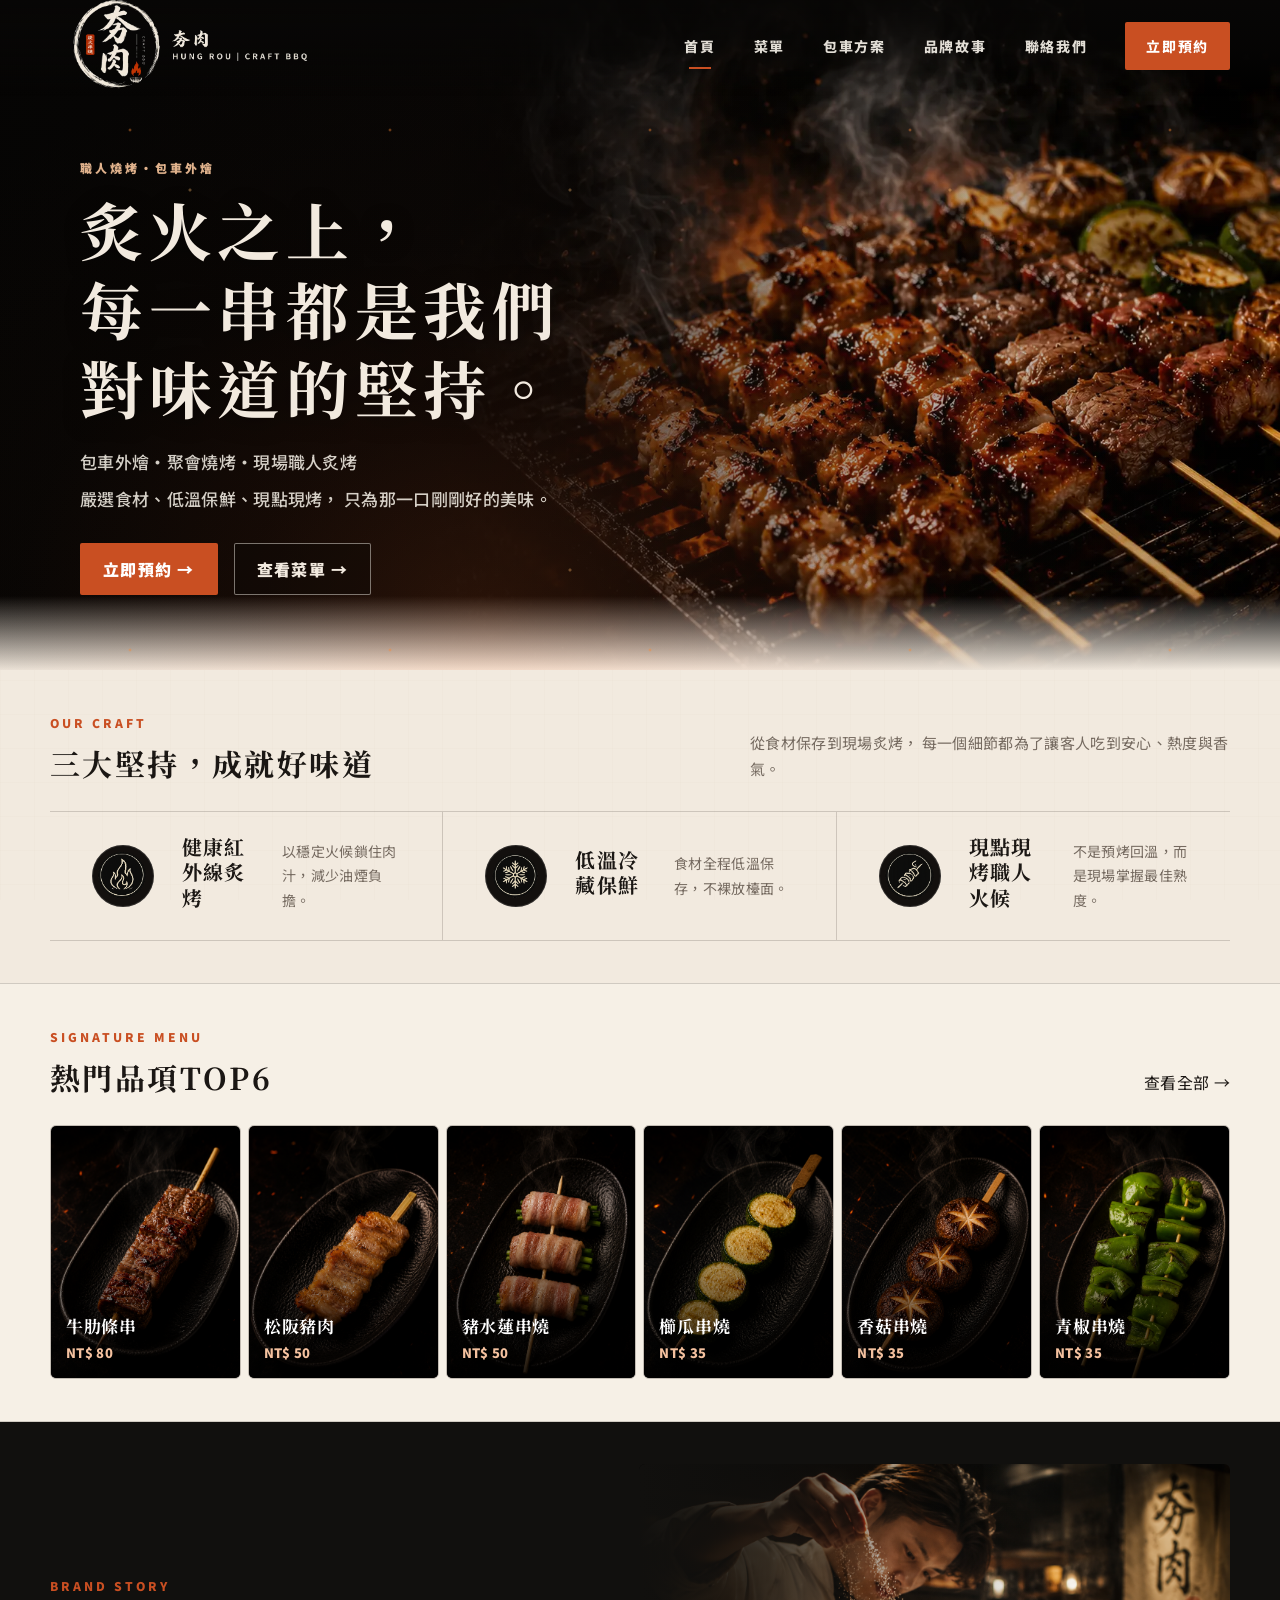
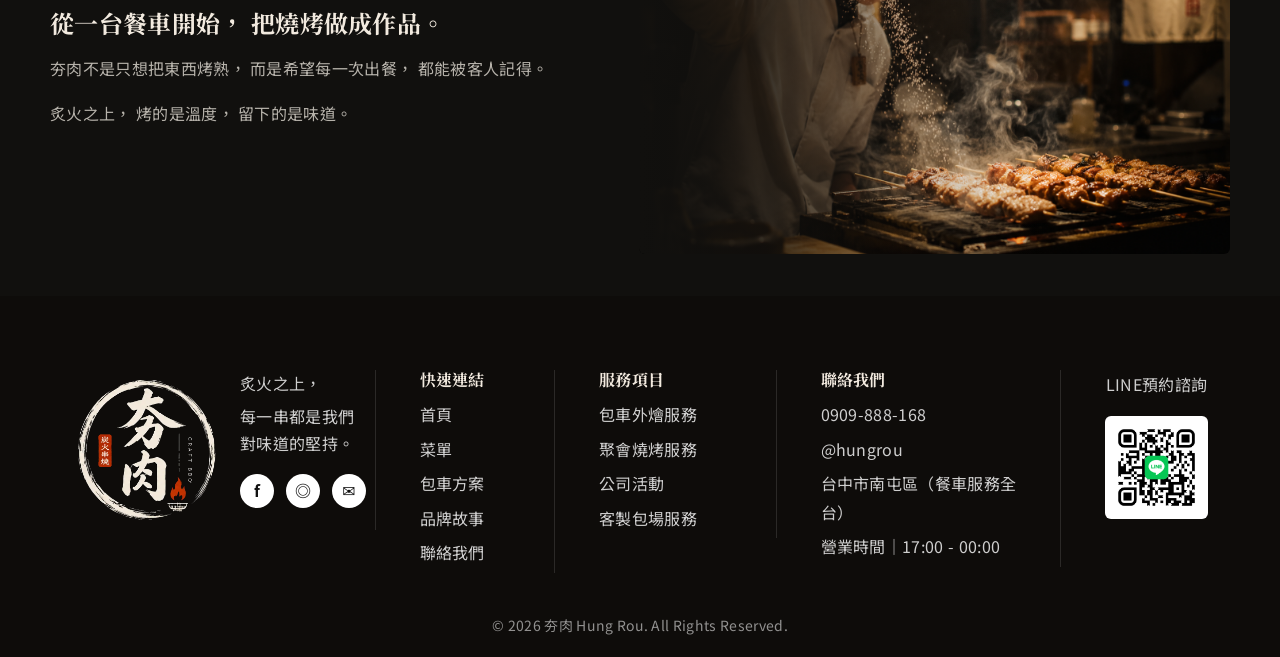
<file: index.html>
<!DOCTYPE html>
<html lang="zh-Hant">

<head>
  <!-- 基本設定 -->
  <meta charset="UTF-8">
  <meta name="viewport" content="width=device-width, initial-scale=1.0">
  <link rel="apple-touch-icon" sizes="180x180" href="images/apple-touch-icon.png">
  <link rel="icon" type="image/png" sizes="32x32" href="images/favicon-32.png">
  <link rel="icon" type="image/png" sizes="192x192" href="images/icon-192.png">  

  <!-- 網站標題 -->
  <title>夯肉 HUNG ROU｜Craft BBQ</title>

  <!-- SEO 描述 -->
  <meta
    name="description"
    content="夯肉 HUNG ROU｜職人燒烤包車外燴、聚會燒烤、現場職人炙烤。"
  >

  <!-- 字體 -->
  <link rel="preconnect" href="https://fonts.googleapis.com">
  <link rel="preconnect" href="https://fonts.gstatic.com" crossorigin>

  <link
    href="https://fonts.googleapis.com/css2?family=Noto+Serif+TC:wght@500;700;900&family=Noto+Sans+TC:wght@400;500;700;900&display=swap"
    rel="stylesheet"
  >

  <!-- CSS -->
  <link rel="stylesheet" href="css/style.css">
</head>

<body>

  <!-- ===================== -->
  <!-- 頂部導航 -->
  <!-- ===================== -->
  <header class="nav">
    <div class="container nav-inner">

      <!-- Logo -->
       <a class="brand" href="index.html">
        <img src="images/logo.webp" alt="夯肉">
        </a>


      <!-- 導航連結 -->
      <nav class="links">
        <a href="index.html" aria-current="page">首頁</a>
        <a href="menu.html">菜單</a>
        <a href="catering.html">包車方案</a>
        <a href="about.html">品牌故事</a>
        <a href="contact.html">聯絡我們</a>

        <a
          class="pill"
          href="line://ti/p/@709irixj"
          target="_blank"
        >
          立即預約
        </a>
      </nav>

    </div>
  </header>


  <main>

    <!-- ===================== -->
    <!-- Hero 首屏 -->
    <!-- ===================== -->
    <section class="hero">

      <div class="hero-smoke"></div>
      <div class="hero-embers"></div>

      <div class="stamp">夯</div>

      <div class="container hero-content">

        <div class="kicker">
          職人燒烤・包車外燴
        </div>

        <h1>
          炙火之上，<br>
          每一串都是我們<br>
          對味道的堅持。
        </h1>

        <p>包車外燴・聚會燒烤・現場職人炙烤</p>
        <p>
          嚴選食材、低溫保鮮、現點現烤，
          只為那一口剛剛好的美味。
        </p>

        <div class="actions">
          <a
            class="btn btn-primary"
            href="https://line.me/R/ti/p/@hungrou"
            target="_blank"
          >
            立即預約 →
          </a>

          <a class="btn btn-ghost" href="menu.html">
            查看菜單 →
          </a>
        </div>

      </div>
    </section>


    <!-- ===================== -->
    <!-- 三大堅持 -->
    <!-- ===================== -->
    <section>
      <div class="container">

        <div class="head">
          <div>
            <div class="kicker">OUR CRAFT</div>
            <h2>三大堅持，成就好味道</h2>
          </div>

          <p>
            從食材保存到現場炙烤，
            每一個細節都為了讓客人吃到安心、熱度與香氣。
          </p>
        </div>

        <div class="grid-3">

          <article class="card">
            <div class="icon">
              <img src="images/icon-fire.webp" 
              alt="健康紅外線炙烤">
            </div>
            <h3>健康紅外線炙烤</h3>
            <p>以穩定火候鎖住肉汁，減少油煙負擔。</p>
          </article>

          <article class="card">
            <div class="icon">
              <img src="images/icon-cold.webp" 
              alt="低溫冷藏保鮮">
            </div>
            <h3>低溫冷藏保鮮</h3>
            <p>食材全程低溫保存，不裸放檯面。</p>
          </article>

          <article class="card">
            <div class="icon">
              <img src="images/icon-skewer.webp" 
              alt="現點現烤職人火候">
            </div>
            <h3>現點現烤職人火候</h3>
            <p>不是預烤回溫，而是現場掌握最佳熟度。</p>
          </article>

        </div>
      </div>
    </section>


    <!-- ===================== -->
    <!-- 熱門品項 -->
    <!-- ===================== -->
    <section class="band">
      <div class="container">

        <div class="head">
          <div>
            <div class="kicker">SIGNATURE MENU</div>
            <h2>熱門品項TOP6</h2>
          </div>

          <a href="menu.html">查看全部 →</a>

        </div>

        <div class="menu-grid">

          <article class="food">
            <img src="images/menu/menu-01.webp" 
            alt="牛肋條串">
            <div>
              <h3>牛肋條串</h3>
              <span class="price">NT$ 80</span>
            </div>
          </article>

          <article class="food">
            <img src="images/menu/menu-02.webp" 
            alt="松阪豬肉">
            <div>
              <h3>松阪豬肉</h3>
              <span class="price">NT$ 50</span>
            </div>
          </article>

          <article class="food">
            <img src="images/menu/menu-03.webp" 
            alt="豬水蓮串燒">
            <div>
              <h3>豬水蓮串燒</h3>
              <span class="price">NT$ 50</span>
            </div>
          </article>

          <article class="food">
            <img src="images/menu/menu-04.webp" 
            alt="櫛瓜串燒">
            <div>
              <h3>櫛瓜串燒</h3>
              <span class="price">NT$ 35</span>
            </div>
          </article>

          <article class="food">
            <img src="images/menu/menu-05.webp" 
            alt="香菇串燒">
            <div>
              <h3>香菇串燒</h3>
              <span class="price">NT$ 35</span>
            </div>
          </article>

          <article class="food">
            <img src="images/menu/menu-06.webp" 
            alt="青椒串燒">
            <div>
              <h3>青椒串燒</h3>
              <span class="price">NT$ 35</span>
            </div>
          </article>





        </div>

      </div>
    </section>


    <!-- ===================== -->
    <!-- 品牌故事 -->
    <!-- ===================== -->
    <section class="dark">
      <div class="container split">

        <div>
          <div class="kicker">BRAND STORY</div>

          <h2>
            從一台餐車開始，
            把燒烤做成作品。
          </h2>

          <p>
            夯肉不是只想把東西烤熟，
            而是希望每一次出餐，
            都能被客人記得。
          </p>

          <p>
            炙火之上，
            烤的是溫度，
            留下的是味道。
          </p>
        </div>

        <div class="home-story-photo">
          <img src="images/story.webp" alt="夯肉品牌故事">
        </div>
      </div>
    </section>

  </main>


  <!-- ===================== -->
  <!-- 頁尾 -->
  <!-- ===================== -->
  <footer class="footer">
    <div class="container">

      <div class="footer-grid">

        <!-- 品牌 -->
        <div class="footer-brand">
          <img src="images/logo2.webp" alt="夯肉">
          <div>
            <p>炙火之上，</p>
            <p>每一串都是我們對味道的堅持。</p>

            <div class="footer-social">
              <span>f</span>
              <span>◎</span>
              <span>✉</span>
            </div>
          </div>
        </div>

        <!-- 快速連結 -->
        <div>
          <h3>快速連結</h3>
          <a href="index.html">首頁</a>
          <a href="menu.html">菜單</a>
          <a href="catering.html">包車方案</a>
          <a href="about.html">品牌故事</a>
          <a href="contact.html">聯絡我們</a>
        </div>

        <!-- 服務 -->
        <div>
          <h3>服務項目</h3>
          <p>包車外燴服務</p>
          <p>聚會燒烤服務</p>
          <p>公司活動</p>
          <p>客製包場服務</p>
        </div>

        <!-- 聯絡 -->
        <div>
          <h3>聯絡我們</h3>
          <p>0909-888-168</p>
          <p>@hungrou</p>
          <p>台中市南屯區（餐車服務全台）</p>
          <p>營業時間｜17:00 - 00:00</p>
        </div>

        <!-- QR -->
        <div class="footer-qr">
          <p>LINE預約諮詢</p>

          <a href="line://ti/p/@709irixj">
            <img src="images/hung-rou-line-qr.png" alt="LINE QR">
          </a>

        </div>
      </div>


      <div class="copy">
        © 2026 夯肉 Hung Rou.
        All Rights Reserved.
      </div>

    </div>
  </footer>



  <!-- JS -->
  <script src="js/main.js"></script>

</body>
</html>
</file>
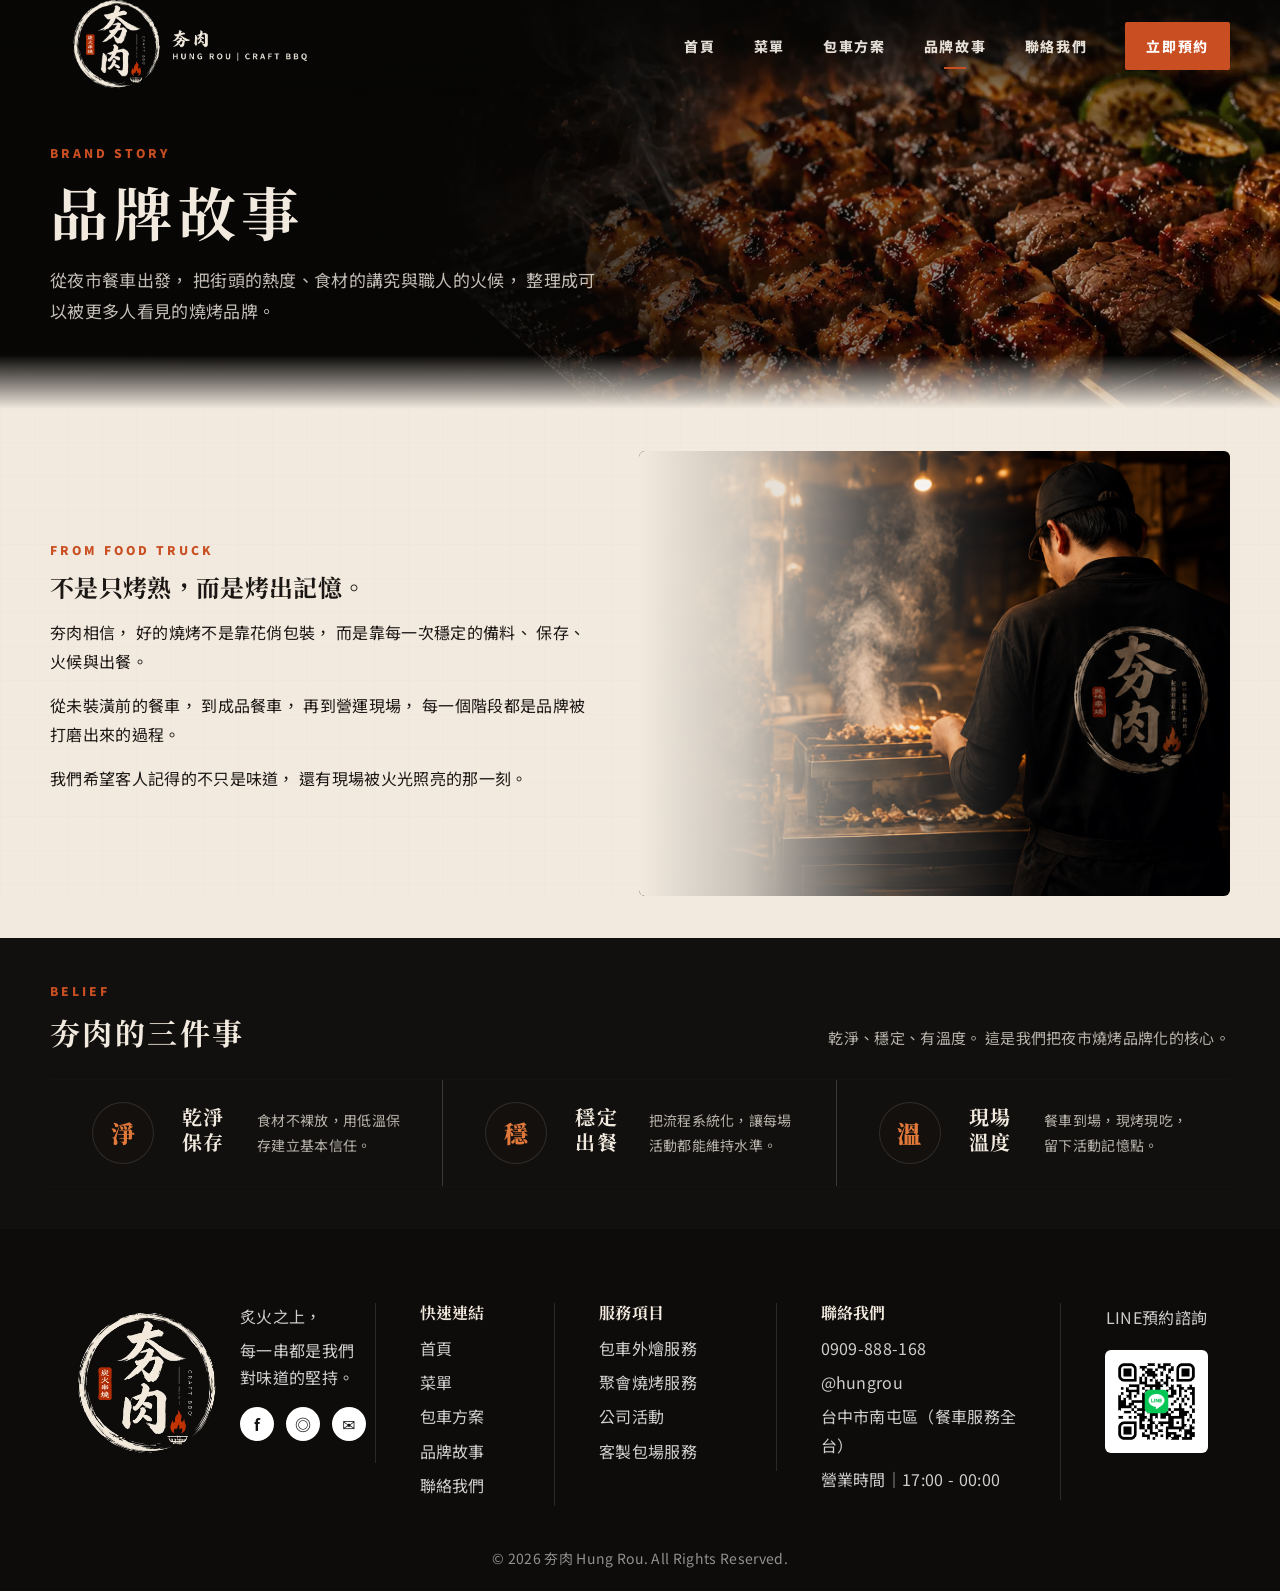
<file: about.html>
<!DOCTYPE html>
<html lang="zh-Hant">

<head>
  <!-- 基本設定 -->
  <meta charset="UTF-8">
  <meta name="viewport" content="width=device-width, initial-scale=1.0">
  <link rel="apple-touch-icon" sizes="180x180" href="images/apple-touch-icon.png">
  <link rel="icon" type="image/png" sizes="32x32" href="images/favicon-32.png">
  <link rel="icon" type="image/png" sizes="192x192" href="images/icon-192.png">

  <!-- 網頁標題 -->
  <title>品牌故事｜夯肉 HUNG ROU</title>

  <!-- SEO -->
  <meta
    name="description"
    content="夯肉 HUNG ROU｜職人燒烤包車外燴、聚會燒烤、現場職人炙烤。"
  >

  <!-- 字體 -->
  <link rel="preconnect" href="https://fonts.googleapis.com">
  <link rel="preconnect" href="https://fonts.gstatic.com" crossorigin>

  <link
    href="https://fonts.googleapis.com/css2?family=Noto+Serif+TC:wght@500;700;900&family=Noto+Sans+TC:wght@400;500;700;900&display=swap"
    rel="stylesheet"
  >

  <!-- CSS -->
  <link rel="stylesheet" href="css/style.css">
</head>


<body>

  <!-- ===================== -->
  <!-- 頂部導航 -->
  <!-- ===================== -->
  <header class="nav">
    <div class="container nav-inner">

      <!-- Logo -->
       <a class="brand" href="index.html">
        <img src="images/logo.webp" alt="夯肉">
        </a>

      <!-- 導覽 -->
      <nav class="links">
        <a href="index.html">首頁</a>
        <a href="menu.html">菜單</a>
        <a href="catering.html">包車方案</a>
        <a href="about.html" aria-current="page">品牌故事</a>
        <a href="contact.html">聯絡我們</a>

        <a
          class="pill"
          href="line://ti/p/@709irixj"
          target="_blank"
        >
          立即預約
        </a>
      </nav>

    </div>
  </header>



  <main>

    <!-- ===================== -->
    <!-- 頁首 Banner -->
    <!-- ===================== -->
    <section class="page-hero">
      <div class="container">

        <div class="kicker">
          BRAND STORY
        </div>

        <h1>
          品牌故事
        </h1>

        <p>
          從夜市餐車出發，
          把街頭的熱度、食材的講究與職人的火候，
          整理成可以被更多人看見的燒烤品牌。
        </p>

      </div>
    </section>



    <!-- ===================== -->
    <!-- 品牌起點 -->
    <!-- ===================== -->
    <section>
      <div class="container split">

        <!-- 左文 -->
        <div>

          <div class="kicker">
            FROM FOOD TRUCK
          </div>

          <h2>
            不是只烤熟，而是烤出記憶。
          </h2>

          <p>
            夯肉相信，
            好的燒烤不是靠花俏包裝，
            而是靠每一次穩定的備料、
            保存、火候與出餐。
          </p>

          <p>
            從未裝潢前的餐車，
            到成品餐車，
            再到營運現場，
            每一個階段都是品牌被打磨出來的過程。
          </p>

          <p>
            我們希望客人記得的不只是味道，
            還有現場被火光照亮的那一刻。
          </p>

        </div>

        <!-- 右圖 -->
        <div class="about-story-photo">
          <img src="images/about-story.webp"
          alt="夯肉品牌故事">
        </div>

      </div>
    </section>


    <!-- ===================== -->
    <!-- 品牌理念 -->
    <!-- ===================== -->
    <section class="dark">
      <div class="container">

        <div class="head">

          <div>
            <div class="kicker">
              BELIEF
            </div>

            <h2>
              夯肉的三件事
            </h2>
          </div>

          <p>
            乾淨、穩定、有溫度。
            這是我們把夜市燒烤品牌化的核心。
          </p>

        </div>


        <div class="grid-3">

          <article class="card">
            <div class="icon">淨</div>
            <h3>乾淨保存</h3>
            <p>食材不裸放，用低溫保存建立基本信任。</p>
          </article>

          <article class="card">
            <div class="icon">穩</div>
            <h3>穩定出餐</h3>
            <p>把流程系統化，讓每場活動都能維持水準。</p>
          </article>

          <article class="card">
            <div class="icon">溫</div>
            <h3>現場溫度</h3>
            <p>餐車到場，現烤現吃，留下活動記憶點。</p>
          </article>

        </div>

      </div>
    </section>

  </main>



  <!-- ===================== -->
  <!-- 頁尾 -->
  <!-- ===================== -->
  <footer class="footer">
    <div class="container">

      <div class="footer-grid">

        <!-- 品牌 -->
        <div class="footer-brand">
          <img src="images/logo2.webp" alt="夯肉">
          <div>
            <p>炙火之上，</p>
            <p>每一串都是我們對味道的堅持。</p>

            <div class="footer-social">
              <span>f</span>
              <span>◎</span>
              <span>✉</span>
            </div>
          </div>
        </div>

        <!-- 快速連結 -->
        <div>
          <h3>快速連結</h3>
          <a href="index.html">首頁</a>
          <a href="menu.html">菜單</a>
          <a href="catering.html">包車方案</a>
          <a href="about.html">品牌故事</a>
          <a href="contact.html">聯絡我們</a>
        </div>

        <!-- 服務 -->
        <div>
          <h3>服務項目</h3>
          <p>包車外燴服務</p>
          <p>聚會燒烤服務</p>
          <p>公司活動</p>
          <p>客製包場服務</p>
        </div>

        <!-- 聯絡 -->
        <div>
          <h3>聯絡我們</h3>
          <p>0909-888-168</p>
          <p>@hungrou</p>
          <p>台中市南屯區（餐車服務全台）</p>
          <p>營業時間｜17:00 - 00:00</p>
        </div>

        <!-- QR -->
        <div class="footer-qr">
          <p>LINE預約諮詢</p>

          <a href="line://ti/p/@709irixj">
            <img src="images/hung-rou-line-qr.png" alt="LINE QR">
          </a>
        </div>
      </div>


      <div class="copy">
        © 2026 夯肉 Hung Rou.
        All Rights Reserved.
      </div>

    </div>
  </footer>



  <!-- JS -->
  <script src="js/main.js"></script>

</body>
</html>
</file>
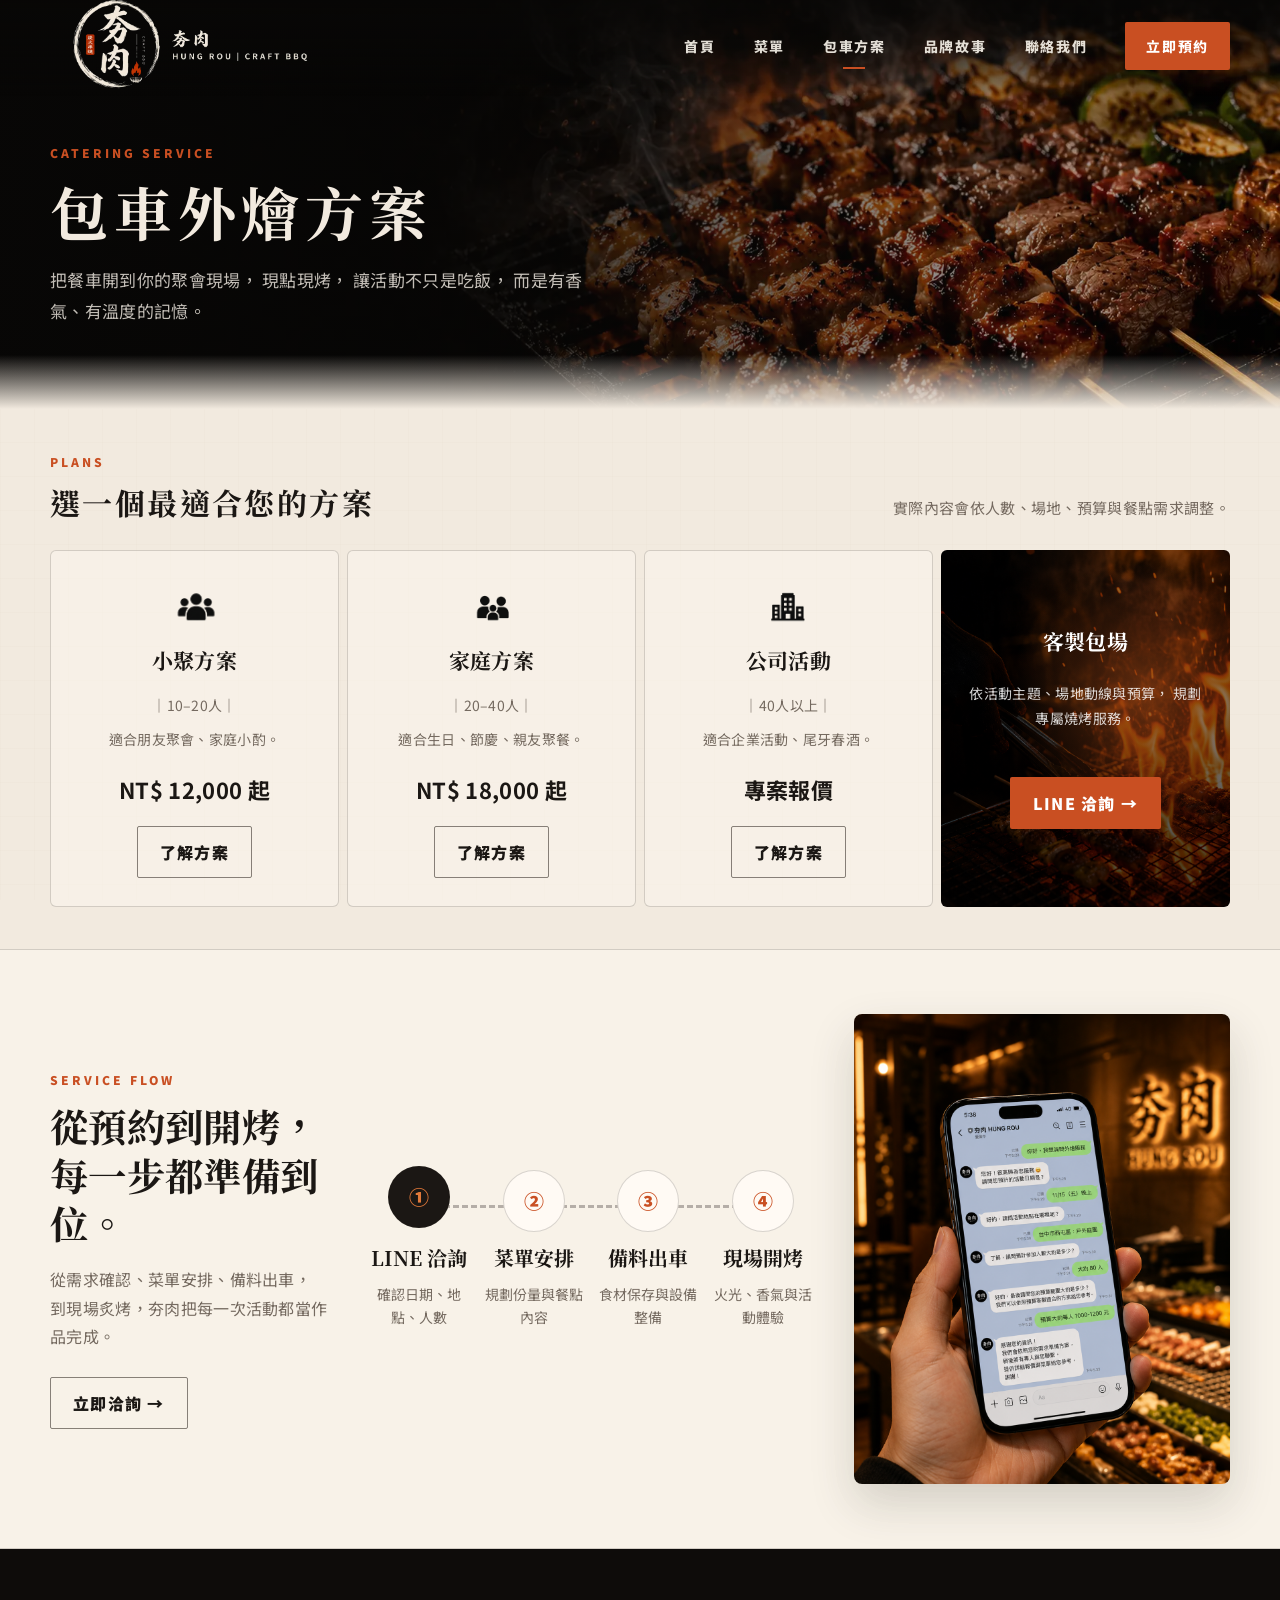
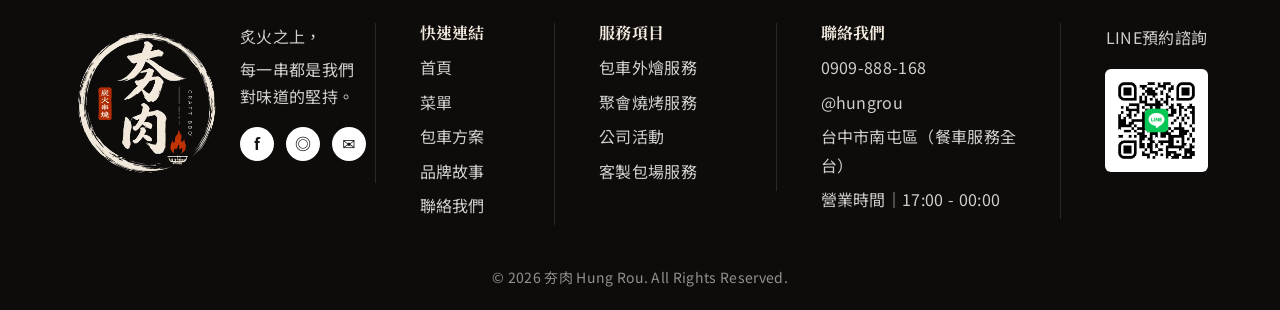
<file: catering.html>
<!DOCTYPE html>
<html lang="zh-Hant">

<head>
  <!-- 基本設定 -->
  <meta charset="UTF-8">
  <meta name="viewport" content="width=device-width, initial-scale=1.0">
  <link rel="apple-touch-icon" sizes="180x180" href="images/apple-touch-icon.png">
  <link rel="icon" type="image/png" sizes="32x32" href="images/favicon-32.png">
  <link rel="icon" type="image/png" sizes="192x192" href="images/icon-192.png">

  <!-- 網頁標題 -->
  <title>包車方案｜夯肉 HUNG ROU</title>

  <!-- SEO -->
  <meta
    name="description"
    content="夯肉 HUNG ROU｜職人燒烤包車外燴、聚會燒烤、現場職人炙烤。"
  >

  <!-- 字體 -->
  <link rel="preconnect" href="https://fonts.googleapis.com">
  <link rel="preconnect" href="https://fonts.gstatic.com" crossorigin>

  <link
    href="https://fonts.googleapis.com/css2?family=Noto+Serif+TC:wght@500;700;900&family=Noto+Sans+TC:wght@400;500;700;900&display=swap"
    rel="stylesheet"
  >

  <!-- CSS -->
  <link rel="stylesheet" href="css/style.css">
</head>


<body>

  <!-- ===================== -->
  <!-- 頂部導航 -->
  <!-- ===================== -->
  <header class="nav">
    <div class="container nav-inner">

      <!-- Logo -->
       <a class="brand" href="index.html">
        <img src="images/logo.webp" alt="夯肉">
        </a>

      <!-- 導覽 -->
      <nav class="links">
        <a href="index.html">首頁</a>
        <a href="menu.html">菜單</a>
        <a href="catering.html" aria-current="page">包車方案</a>
        <a href="about.html">品牌故事</a>
        <a href="contact.html">聯絡我們</a>

        <a
          class="pill"
          href="line://ti/p/@709irixj"
          target="_blank"
        >
          立即預約
        </a>
      </nav>

    </div>
  </header>



  <main>

    <!-- ===================== -->
    <!-- 頁首 Banner -->
    <!-- ===================== -->
    <section class="page-hero">
      <div class="container">

        <div class="kicker">
          CATERING SERVICE
        </div>

        <h1>
          包車外燴方案
        </h1>

        <p>
          把餐車開到你的聚會現場，
          現點現烤，
          讓活動不只是吃飯，
          而是有香氣、有溫度的記憶。
        </p>

      </div>
    </section>



    <!-- ===================== -->
    <!-- 包車方案 -->
    <!-- ===================== -->
    <section>
      <div class="container">

        <div class="head">

          <div>
            <div class="kicker">
              PLANS
            </div>

            <h2>
              選一個最適合您的方案
            </h2>
          </div>

          <p>
            實際內容會依人數、場地、預算與餐點需求調整。
          </p>

        </div>


        <div class="plans">

          <article class="plan">
            <div class="plan-icon">
              <img src="images/catering/icon-group.webp" alt="小聚方案">
            </div>
            <h3>小聚方案</h3>
            <p>｜10–20人｜</p>
            <p>適合朋友聚會、家庭小酌。</p>
            <strong>NT$ 12,000 起</strong>
            <a class="btn btn-dark" href="contact.html">了解方案</a>
          </article>

          <article class="plan">
            <div class="plan-icon">
              <img src="images/catering/icon-family.webp" alt="家庭方案">
            </div>
            <h3>家庭方案</h3>
            <p>｜20–40人｜</p>
            <p>適合生日、節慶、親友聚餐。</p>
            <strong>NT$ 18,000 起</strong>
            <a class="btn btn-dark" href="contact.html">了解方案</a>
          </article>

          <article class="plan">
            <div class="plan-icon">
              <img src="images/catering/icon-building.webp" alt="公司活動">
            </div>
            <h3>公司活動</h3>
            <p>｜40人以上｜</p>
            <p>適合企業活動、尾牙春酒。</p>
            <strong>專案報價</strong>
            <a class="btn btn-dark" href="contact.html">了解方案</a>
          </article>

          <article class="plan feature">
            <h3>客製包場</h3>
            <p>
              依活動主題、場地動線與預算，
              規劃專屬燒烤服務。
            </p>

            <div class="actions">
              <a class="btn btn-primary" href="contact.html">
                LINE 洽詢 →
              </a>
            </div>
          </article>

        </div>

      </div>
    </section>



    <!-- ===================== -->
    <!-- 服務流程時間軸 -->
    <!-- ===================== -->
    <section class="flow-section">
      <div class="container flow-layout">

        <!-- 左側文字 -->
        <div class="flow-intro">
          <div class="kicker">SERVICE FLOW</div>

          <h2>
            從預約到開烤，<br>
            每一步都準備到位。
          </h2>

          <p>
            從需求確認、菜單安排、備料出車，
            到現場炙烤，夯肉把每一次活動都當作品完成。
          </p>

          <a class="btn btn-dark" href="contact.html">
            立即洽詢 →
          </a>
        </div>

        <!-- 中間流程 -->
        <div class="flow-timeline">

          <button class="flow-item active" data-flow="0">
            <span>①</span>
            <strong>LINE 洽詢</strong>
            <small>確認日期、地點、人數</small>
          </button>

          <button class="flow-item" data-flow="1">
            <span>②</span>
            <strong>菜單安排</strong>
            <small>規劃份量與餐點內容</small>
          </button>

          <button class="flow-item" data-flow="2">
            <span>③</span>
            <strong>備料出車</strong>
            <small>食材保存與設備整備</small>
          </button>

          <button class="flow-item" data-flow="3">
            <span>④</span>
            <strong>現場開烤</strong>
            <small>火光、香氣與活動體驗</small>
          </button>

        </div>

        <!-- 右側圖片 -->
        <div class="flow-photo">
          <img
            id="flowImage"
            src="images/catering/flow-01.webp"
            alt="夯肉服務流程"
          >
        </div>

      </div>
    </section>

  </main>



  <!-- ===================== -->
  <!-- 頁尾 -->
  <!-- ===================== -->
  <footer class="footer">
    <div class="container">

      <div class="footer-grid">

        <!-- 品牌 -->
        <div class="footer-brand">
          <img src="images/logo2.webp" alt="夯肉">
          <div>
            <p>炙火之上，</p>
            <p>每一串都是我們對味道的堅持。</p>

            <div class="footer-social">
              <span>f</span>
              <span>◎</span>
              <span>✉</span>
            </div>
          </div>
        </div>

        <!-- 快速連結 -->
        <div>
          <h3>快速連結</h3>
          <a href="index.html">首頁</a>
          <a href="menu.html">菜單</a>
          <a href="catering.html">包車方案</a>
          <a href="about.html">品牌故事</a>
          <a href="contact.html">聯絡我們</a>
        </div>

        <!-- 服務 -->
        <div>
          <h3>服務項目</h3>
          <p>包車外燴服務</p>
          <p>聚會燒烤服務</p>
          <p>公司活動</p>
          <p>客製包場服務</p>
        </div>

        <!-- 聯絡 -->
        <div>
          <h3>聯絡我們</h3>
          <p>0909-888-168</p>
          <p>@hungrou</p>
          <p>台中市南屯區（餐車服務全台）</p>
          <p>營業時間｜17:00 - 00:00</p>
        </div>

        <!-- QR -->
        <div class="footer-qr">
          <p>LINE預約諮詢</p>

          <a href="line://ti/p/@709irixj">
            <img src="images/hung-rou-line-qr.png" alt="LINE QR">
          </a>
        </div>
      </div>


      <div class="copy">
        © 2026 夯肉 Hung Rou.
        All Rights Reserved.
      </div>

    </div>
  </footer>



  <!-- JS -->
  <script src="js/main.js"></script>

</body>
</html>
</file>
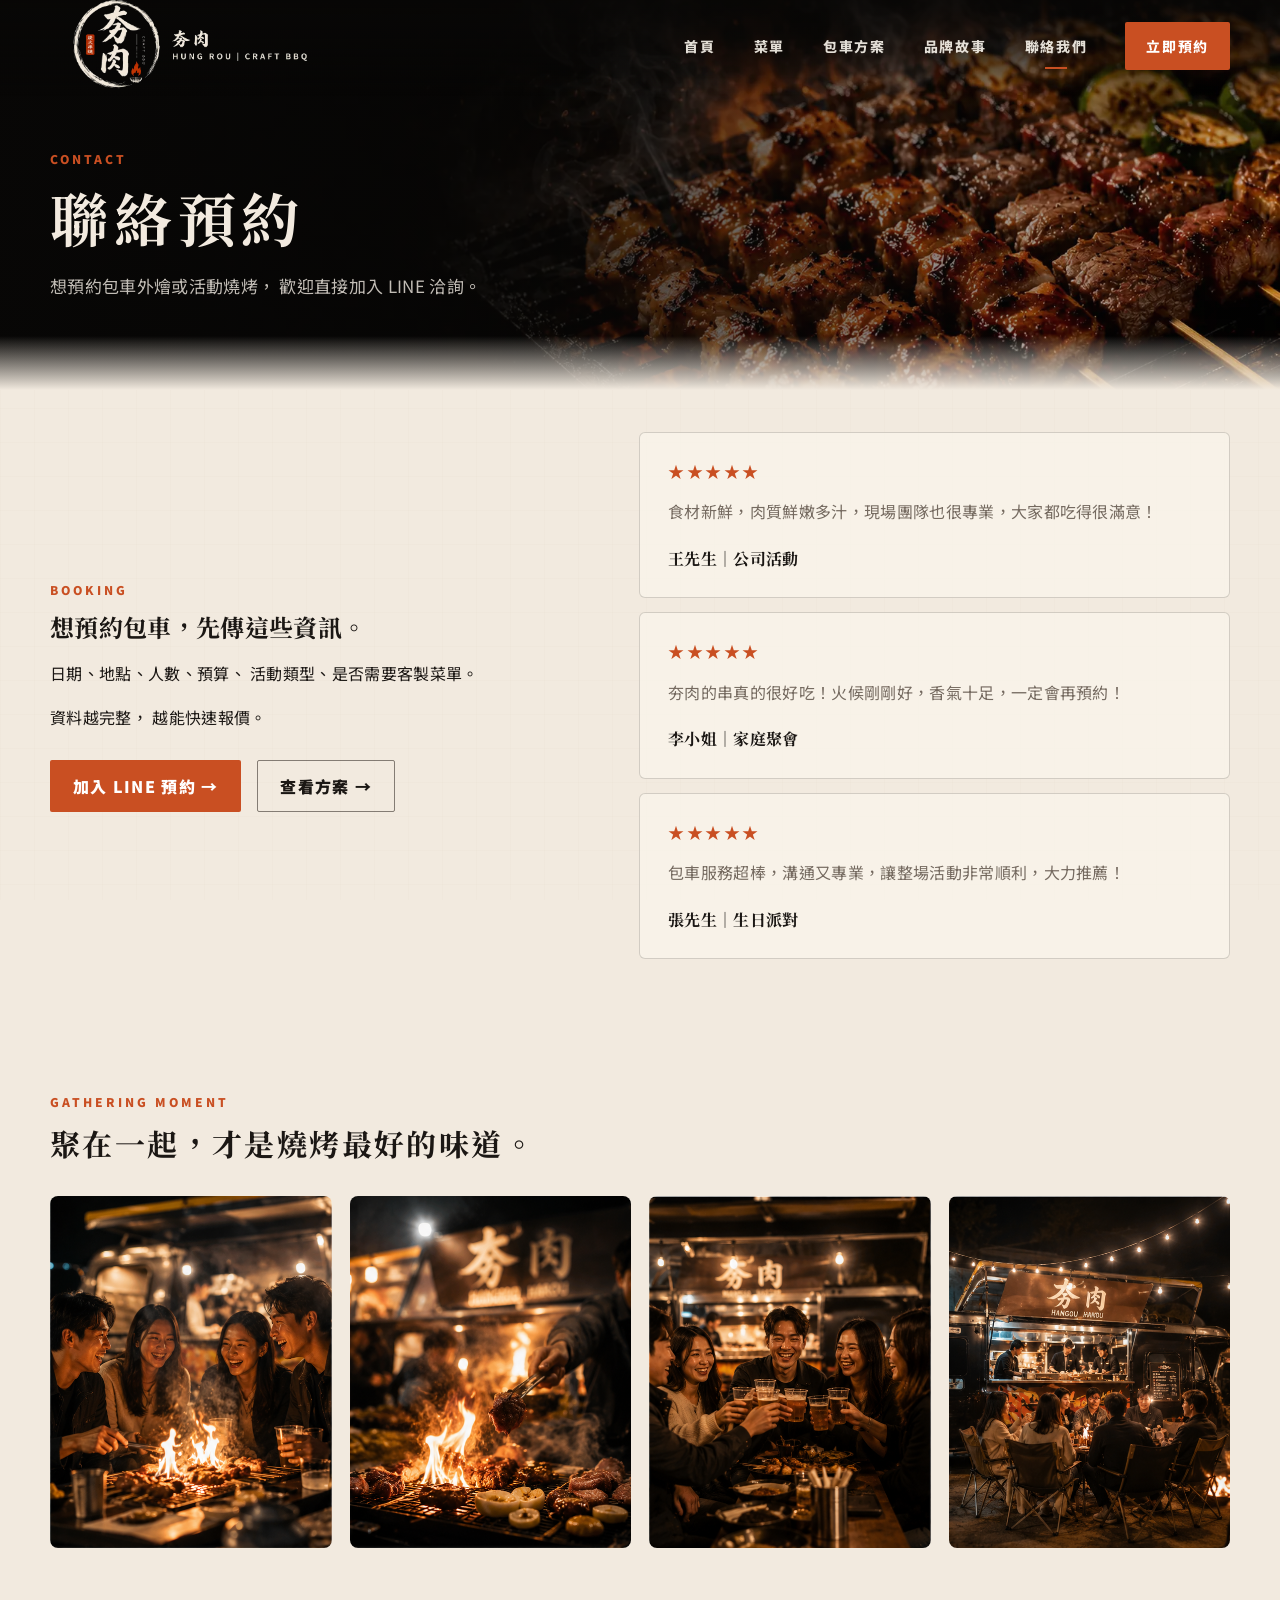
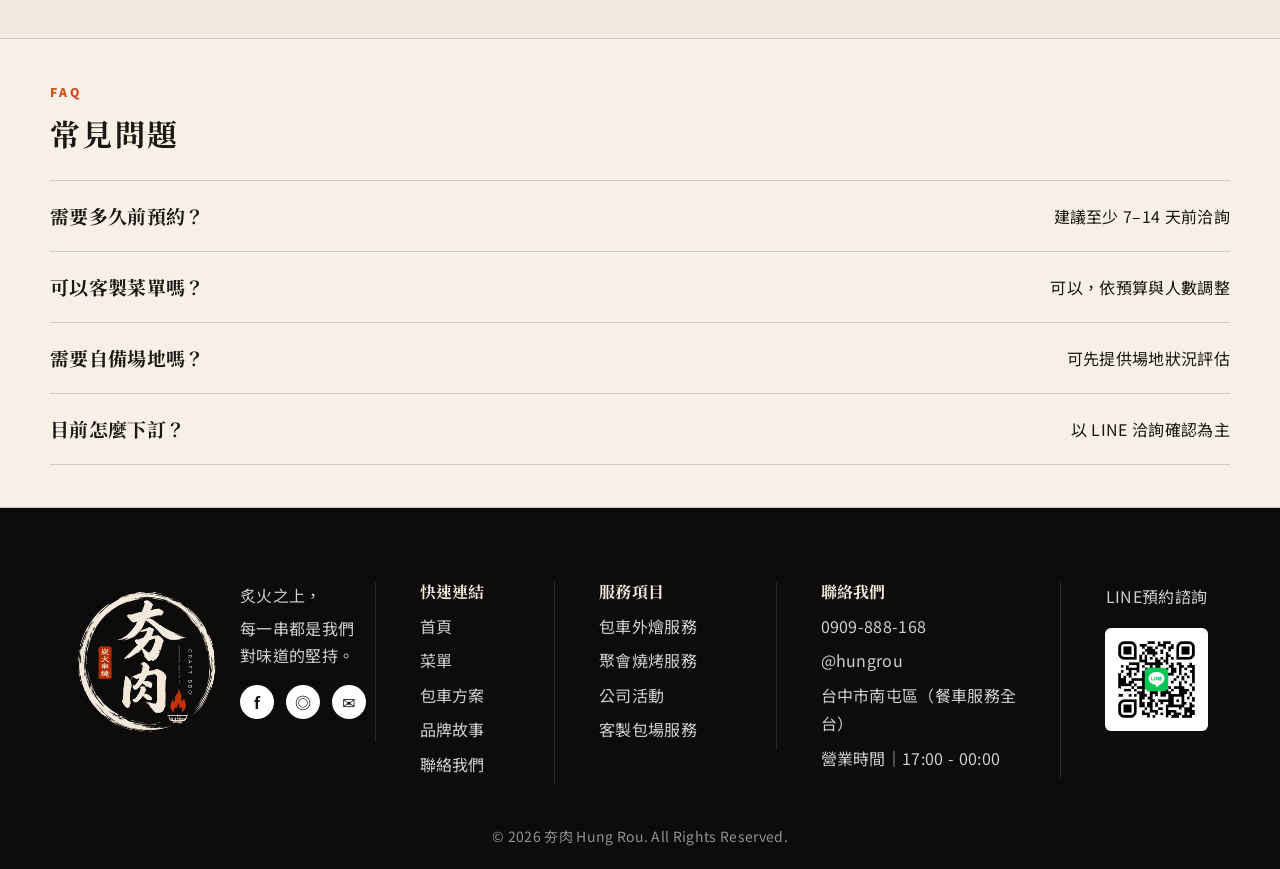
<file: contact.html>
<!DOCTYPE html>
<html lang="zh-Hant">

<head>
  <!-- 基本設定 -->
  <meta charset="UTF-8">
  <meta name="viewport" content="width=device-width, initial-scale=1.0">
  <link rel="apple-touch-icon" sizes="180x180" href="images/apple-touch-icon.png">
  <link rel="icon" type="image/png" sizes="32x32" href="images/favicon-32.png">
  <link rel="icon" type="image/png" sizes="192x192" href="images/icon-192.png">
  

  <!-- 標題 -->
  <title>聯絡預約｜夯肉 HUNG ROU</title>

  <!-- SEO -->
  <meta
    name="description"
    content="夯肉 HUNG ROU｜職人燒烤包車外燴、聚會燒烤、現場職人炙烤。"
  >

  <!-- 字體 -->
  <link rel="preconnect" href="https://fonts.googleapis.com">
  <link rel="preconnect" href="https://fonts.gstatic.com" crossorigin>

  <link
    href="https://fonts.googleapis.com/css2?family=Noto+Serif+TC:wght@500;700;900&family=Noto+Sans+TC:wght@400;500;700;900&display=swap"
    rel="stylesheet"
  >

  <!-- CSS -->
  <link rel="stylesheet" href="css/style.css">
</head>


<body>

  <!-- ===================== -->
  <!-- 頂部導航 -->
  <!-- ===================== -->
  <header class="nav">
    <div class="container nav-inner">

      <!-- Logo -->
       <a class="brand" href="index.html">
        <img src="images/logo.webp" alt="夯肉">
        </a>

      <!-- 導覽 -->
      <nav class="links">
        <a href="index.html">首頁</a>
        <a href="menu.html">菜單</a>
        <a href="catering.html">包車方案</a>
        <a href="about.html">品牌故事</a>
        <a href="contact.html" aria-current="page">聯絡我們</a>

        <a
          class="pill"
          href="line://ti/p/@709irixj"
          target="_blank"
        >
          立即預約
        </a>
      </nav>

    </div>
  </header>



  <main>

    <!-- ===================== -->
    <!-- 頁首 Banner -->
    <!-- ===================== -->
    <section class="page-hero">
      <div class="container">

        <div class="kicker">
          CONTACT
        </div>

        <h1>
          聯絡預約
        </h1>

        <p>
          想預約包車外燴或活動燒烤，
          歡迎直接加入 LINE 洽詢。
        </p>

      </div>
    </section>



    <!-- ===================== -->
    <!-- 預約資訊 -->
    <!-- ===================== -->
    <section>
      <div class="container split">

        <!-- 左邊文字 -->
        <div>

          <div class="kicker">
            BOOKING
          </div>

          <h2>
            想預約包車，先傳這些資訊。
          </h2>

          <p>
            日期、地點、人數、預算、
            活動類型、是否需要客製菜單。
          </p>

          <p>
            資料越完整，
            越能快速報價。
          </p>

          <div class="actions">

            <a
              class="btn btn-primary"
              href="line://ti/p/@709irixj"
              target="_blank"
            >
              加入 LINE 預約 →
            </a>

            <a
              class="btn btn-dark"
              href="catering.html"
            >
              查看方案 →
            </a>

          </div>

        </div>



        <!-- 右邊表單 -->
        <div class="review-panel">

          <article class="review-card">
            <div class="stars">★★★★★</div>
            <p>食材新鮮，肉質鮮嫩多汁，現場團隊也很專業，大家都吃得很滿意！</p>
            <strong>王先生｜公司活動</strong>
          </article>

          <article class="review-card">
            <div class="stars">★★★★★</div>
            <p>夯肉的串真的很好吃！火候剛剛好，香氣十足，一定會再預約！</p>
            <strong>李小姐｜家庭聚會</strong>
          </article>

          <article class="review-card">
            <div class="stars">★★★★★</div>
            <p>包車服務超棒，溝通又專業，讓整場活動非常順利，大力推薦！</p>
            <strong>張先生｜生日派對</strong>
          </article>

        </div>
      </div>
    </section>

    <!-- ===================== -->
    <!-- 聚餐現場 -->
    <!-- ===================== -->
    <section class="party-gallery">
      <div class="container">

        <div class="head">
          <div>
            <div class="kicker">GATHERING MOMENT</div>
            <h2>聚在一起，才是燒烤最好的味道。</h2>
          </div>
        </div>

        <div class="party-grid">

          <img src="images/contact/party-01.webp" alt="聚餐烤肉">
          <img src="images/contact/party-02.webp" alt="朋友聚餐">
          <img src="images/contact/party-03.webp" alt="家庭聚會">
          <img src="images/contact/party-04.webp" alt="包場活動">

        </div>

      </div>
    </section>


    <!-- ===================== -->
    <!-- FAQ -->
    <!-- ===================== -->
    <section class="band">
      <div class="container">

        <div class="head">
          <div>
            <div class="kicker">
              FAQ
            </div>

            <h2>
              常見問題
            </h2>
          </div>
        </div>


        <div class="list">

          <div class="row">
            <b>需要多久前預約？</b>
            <span>建議至少 7–14 天前洽詢</span>
          </div>

          <div class="row">
            <b>可以客製菜單嗎？</b>
            <span>可以，依預算與人數調整</span>
          </div>

          <div class="row">
            <b>需要自備場地嗎？</b>
            <span>可先提供場地狀況評估</span>
          </div>

          <div class="row">
            <b>目前怎麼下訂？</b>
            <span>以 LINE 洽詢確認為主</span>
          </div>

        </div>

      </div>
    </section>

  </main>



  <!-- ===================== -->
  <!-- 頁尾 -->
  <!-- ===================== -->
  <footer class="footer">
    <div class="container">

      <div class="footer-grid">

        <!-- 品牌 -->
        <div class="footer-brand">
          <img src="images/logo2.webp" alt="夯肉">
          <div>
            <p>炙火之上，</p>
            <p>每一串都是我們對味道的堅持。</p>

            <div class="footer-social">
              <span>f</span>
              <span>◎</span>
              <span>✉</span>
            </div>
          </div>
        </div>

        <!-- 快速連結 -->
        <div>
          <h3>快速連結</h3>
          <a href="index.html">首頁</a>
          <a href="menu.html">菜單</a>
          <a href="catering.html">包車方案</a>
          <a href="about.html">品牌故事</a>
          <a href="contact.html">聯絡我們</a>
        </div>

        <!-- 服務 -->
        <div>
          <h3>服務項目</h3>
          <p>包車外燴服務</p>
          <p>聚會燒烤服務</p>
          <p>公司活動</p>
          <p>客製包場服務</p>
        </div>

        <!-- 聯絡 -->
        <div>
          <h3>聯絡我們</h3>
          <p>0909-888-168</p>
          <p>@hungrou</p>
          <p>台中市南屯區（餐車服務全台）</p>
          <p>營業時間｜17:00 - 00:00</p>
        </div>

        <!-- QR -->
        <div class="footer-qr">
          <p>LINE預約諮詢</p>

          <a href="line://ti/p/@709irixj">
            <img src="images/hung-rou-line-qr.png" alt="LINE QR">
          </a>
        </div>
      </div>


      <div class="copy">
        © 2026 夯肉 Hung Rou.
        All Rights Reserved.
      </div>

    </div>
  </footer>



  <!-- JS -->
  <script src="js/main.js"></script>

</body>
</html>
</file>
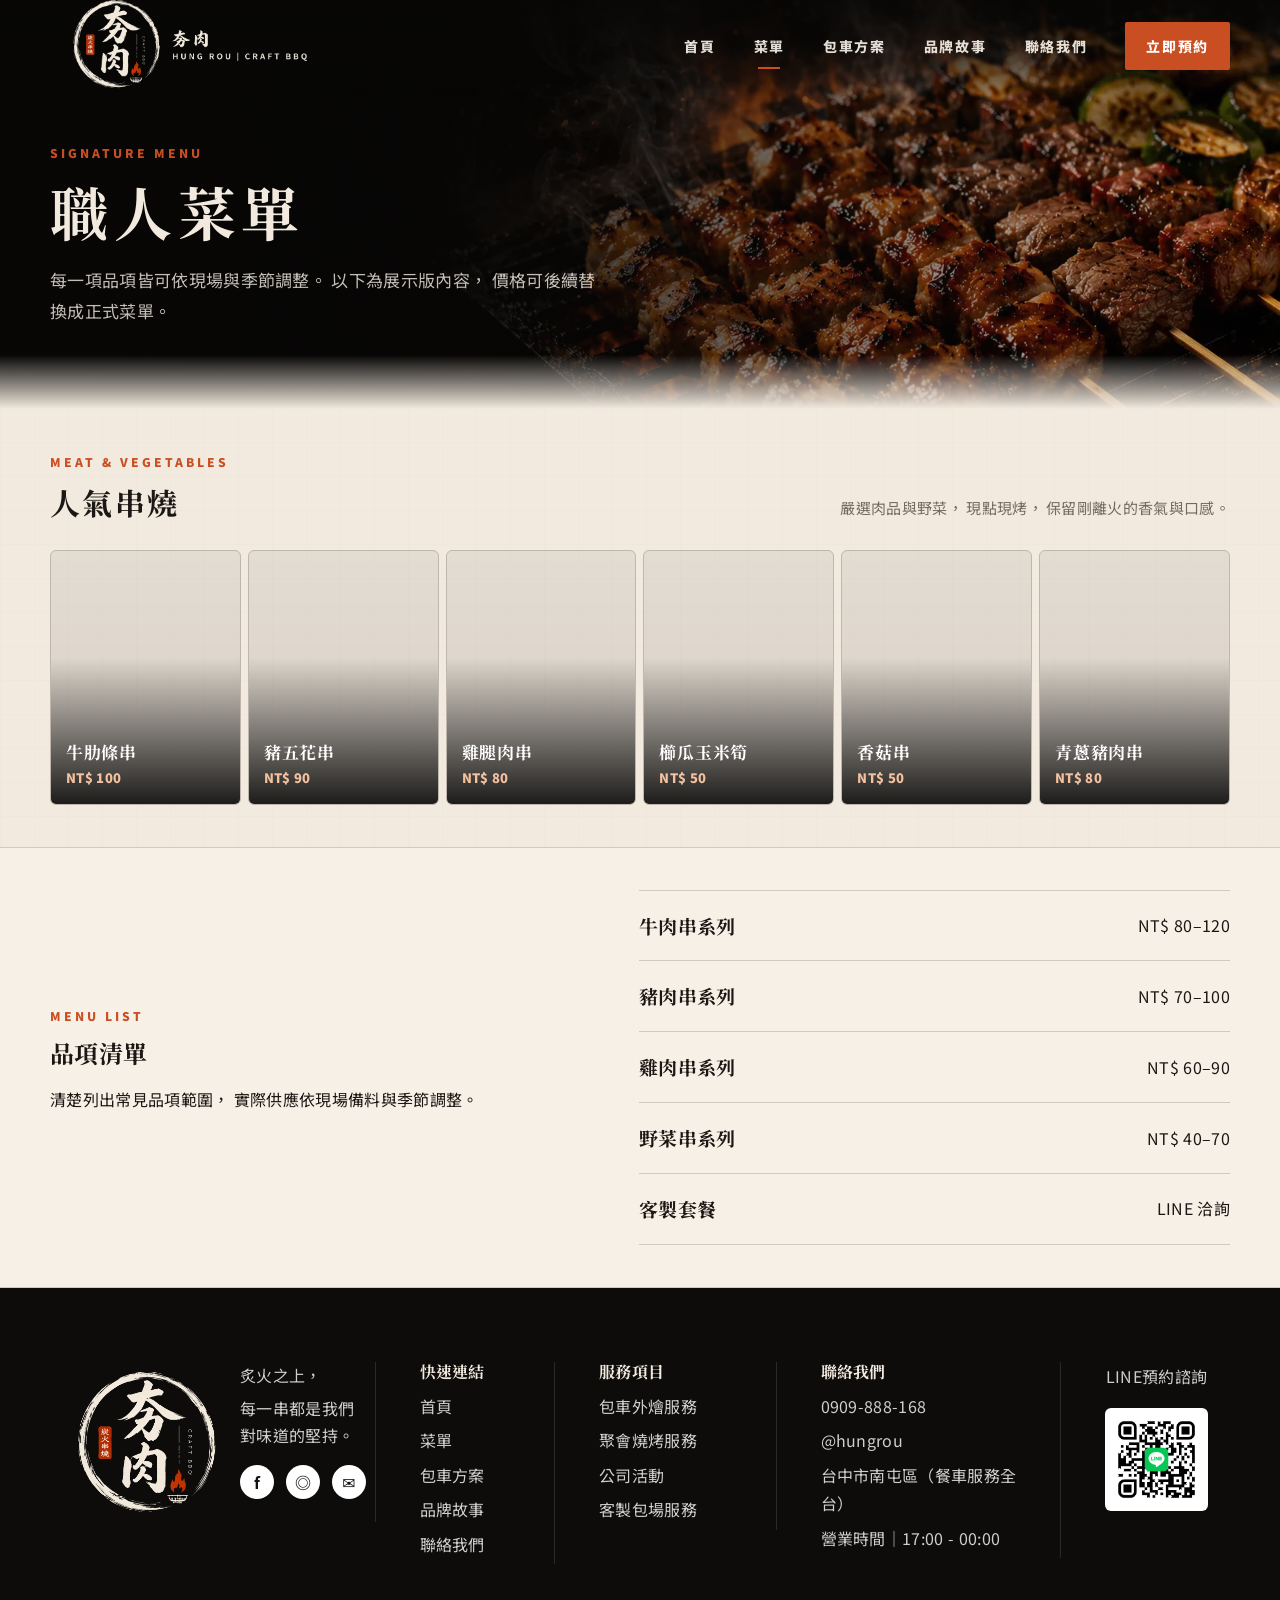
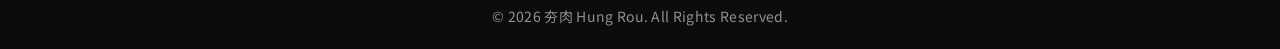
<file: menu.html>
<!DOCTYPE html>
<html lang="zh-Hant">

<head>
  <!-- 基本設定 -->
  <meta charset="UTF-8">
  <meta name="viewport" content="width=device-width, initial-scale=1.0">
  <link rel="apple-touch-icon" sizes="180x180" href="images/apple-touch-icon.png">
  <link rel="icon" type="image/png" sizes="32x32" href="images/favicon-32.png">
  <link rel="icon" type="image/png" sizes="192x192" href="images/icon-192.png">

  <!-- 標題 -->
  <title>菜單｜夯肉 HUNG ROU</title>

  <!-- SEO -->
  <meta
    name="description"
    content="夯肉 HUNG ROU｜職人燒烤包車外燴、聚會燒烤、現場職人炙烤。"
  >

  <!-- 字體 -->
  <link rel="preconnect" href="https://fonts.googleapis.com">
  <link rel="preconnect" href="https://fonts.gstatic.com" crossorigin>

  <link
    href="https://fonts.googleapis.com/css2?family=Noto+Serif+TC:wght@500;700;900&family=Noto+Sans+TC:wght@400;500;700;900&display=swap"
    rel="stylesheet"
  >

  <!-- CSS -->
  <link rel="stylesheet" href="css/style.css">
</head>


<body>

  <!-- ===================== -->
  <!-- 頂部導航 -->
  <!-- ===================== -->
  <header class="nav">
    <div class="container nav-inner">

      <!-- Logo -->
       <a class="brand" href="index.html">
        <img src="images/logo.webp" alt="夯肉">
        </a>

      <!-- 導覽 -->
      <nav class="links">
        <a href="index.html">首頁</a>
        <a href="menu.html" aria-current="page">菜單</a>
        <a href="catering.html">包車方案</a>
        <a href="about.html">品牌故事</a>
        <a href="contact.html">聯絡我們</a>

        <a
          class="pill"
          href="line://ti/p/@709irixj"
          target="_blank"
        >
          立即預約
        </a>
      </nav>

    </div>
  </header>



  <main>

    <!-- ===================== -->
    <!-- 頁首 Banner -->
    <!-- ===================== -->
    <section class="page-hero">
      <div class="container">

        <div class="kicker">
          SIGNATURE MENU
        </div>

        <h1>
          職人菜單
        </h1>

        <p>
          每一項品項皆可依現場與季節調整。
          以下為展示版內容，
          價格可後續替換成正式菜單。
        </p>

      </div>
    </section>



    <!-- ===================== -->
    <!-- 主打商品 -->
    <!-- ===================== -->
    <section>
      <div class="container">

        <div class="head">

          <div>
            <div class="kicker">
              MEAT & VEGETABLES
            </div>

            <h2>
              人氣串燒
            </h2>
          </div>

          <p>
            嚴選肉品與野菜，
            現點現烤，
            保留剛離火的香氣與口感。
          </p>

        </div>



        <div class="menu-grid">

          <article class="food f1">
            <div>
              <h3>牛肋條串</h3>
              <span class="price">NT$ 100</span>
            </div>
          </article>

          <article class="food f2">
            <div>
              <h3>豬五花串</h3>
              <span class="price">NT$ 90</span>
            </div>
          </article>

          <article class="food f3">
            <div>
              <h3>雞腿肉串</h3>
              <span class="price">NT$ 80</span>
            </div>
          </article>

          <article class="food f4">
            <div>
              <h3>櫛瓜玉米筍</h3>
              <span class="price">NT$ 50</span>
            </div>
          </article>

          <article class="food f5">
            <div>
              <h3>香菇串</h3>
              <span class="price">NT$ 50</span>
            </div>
          </article>

          <article class="food f6">
            <div>
              <h3>青蔥豬肉串</h3>
              <span class="price">NT$ 80</span>
            </div>
          </article>

        </div>

      </div>
    </section>



    <!-- ===================== -->
    <!-- 品項列表 -->
    <!-- ===================== -->
    <section class="band">
      <div class="container split">

        <!-- 左邊 -->
        <div>

          <div class="kicker">
            MENU LIST
          </div>

          <h2>
            品項清單
          </h2>

          <p>
            清楚列出常見品項範圍，
            實際供應依現場備料與季節調整。
          </p>

        </div>


        <!-- 右邊 -->
        <div class="list">

          <div class="row">
            <b>牛肉串系列</b>
            <span>NT$ 80–120</span>
          </div>

          <div class="row">
            <b>豬肉串系列</b>
            <span>NT$ 70–100</span>
          </div>

          <div class="row">
            <b>雞肉串系列</b>
            <span>NT$ 60–90</span>
          </div>

          <div class="row">
            <b>野菜串系列</b>
            <span>NT$ 40–70</span>
          </div>

          <div class="row">
            <b>客製套餐</b>
            <span>LINE 洽詢</span>
          </div>

        </div>

      </div>
    </section>

  </main>



  <!-- ===================== -->
  <!-- 頁尾 -->
  <!-- ===================== -->
  <footer class="footer">
    <div class="container">

      <div class="footer-grid">

        <!-- 品牌 -->
        <div class="footer-brand">
          <img src="images/logo2.webp" alt="夯肉">
          <div>
            <p>炙火之上，</p>
            <p>每一串都是我們對味道的堅持。</p>

            <div class="footer-social">
              <span>f</span>
              <span>◎</span>
              <span>✉</span>
            </div>
          </div>
        </div>

        <!-- 快速連結 -->
        <div>
          <h3>快速連結</h3>
          <a href="index.html">首頁</a>
          <a href="menu.html">菜單</a>
          <a href="catering.html">包車方案</a>
          <a href="about.html">品牌故事</a>
          <a href="contact.html">聯絡我們</a>
        </div>

        <!-- 服務 -->
        <div>
          <h3>服務項目</h3>
          <p>包車外燴服務</p>
          <p>聚會燒烤服務</p>
          <p>公司活動</p>
          <p>客製包場服務</p>
        </div>

        <!-- 聯絡 -->
        <div>
          <h3>聯絡我們</h3>
          <p>0909-888-168</p>
          <p>@hungrou</p>
          <p>台中市南屯區（餐車服務全台）</p>
          <p>營業時間｜17:00 - 00:00</p>
        </div>

        <!-- QR -->
        <div class="footer-qr">
          <p>LINE預約諮詢</p>

          <a href="line://ti/p/@709irixj">
            <img src="images/hung-rou-line-qr.png" alt="LINE QR">
          </a>
        </div>
      </div>


      <div class="copy">
        © 2026 夯肉 Hung Rou.
        All Rights Reserved.
      </div>

    </div>
  </footer>



  <!-- JS -->
  <script src="js/main.js"></script>

</body>
</html>
</file>
<file: css/style.css>
:root{
  --coal:#0d0b09;
  --coal2:#1b1714;
  --ink:#2a211c;
  --cream:#f2eadf;
  --paper:#faf5ec;
  --paper2:#efe3d2;
  --fire:#c94f22;
  --fire2:#e2793a;
  --gold:#b88952;
  --ash:#d9d0c3;
  --muted:#756a60;

  --line:rgba(42,33,28,.18);
  --line-dark:rgba(250,245,236,.18);

  --shadow:0 18px 46px rgba(22,16,12,.16);
  --radius:8px;
}


/* ===================== */
/* 基本設定 */
/* ===================== */

*{
  box-sizing:border-box;
}

html{
  scroll-behavior:smooth;
  overflow-x:hidden;
}

body{
  margin:0;
  background:var(--cream);
  color:var(--coal2);
  font-family:'Noto Sans TC',system-ui,sans-serif;
  line-height:1.78;
  letter-spacing:.02em;
  overflow-x:hidden;
}

a{
  text-decoration:none;
  color:inherit;
}

img{
  display:block;
  max-width:100%;
}

.container{
  width:min(1180px,calc(100% - 48px));
  margin:auto;
}


/* ===================== */
/* 背景紋理 */
/* ===================== */

body:before{
  content:"";
  position:fixed;
  inset:0;
  pointer-events:none;
  opacity:.36;

  background:
    radial-gradient(
      circle at 18% 8%,
      rgba(255,255,255,.52),
      transparent 20%
    ),
    linear-gradient(
      90deg,
      rgba(90,70,45,.04) 1px,
      transparent 1px
    ),
    linear-gradient(
      rgba(90,70,45,.035) 1px,
      transparent 1px
    );

  background-size:
    auto,
    34px 34px,
    34px 34px;

  z-index:-1;
}


/* ===================== */
/* 導覽列 */
/* ===================== */

.nav{
  position:fixed;
  z-index:99;
  top:0;
  left:0;
  right:0;

  padding:18px 0 22px;

  background:
    linear-gradient(
      to bottom,
      rgba(8,7,6,.88),
      rgba(8,7,6,.62),
      transparent
    );
}

.nav-inner{
  height:56px;

  display:flex;
  align-items:center;
  justify-content:space-between;

  color:var(--paper);
  padding:0;

  background:transparent;
  border:0;
  border-radius:0;
  box-shadow:none;
}

.brand{
  display:flex;
  align-items:center;
  gap:14px;

  font-family:'Noto Serif TC',serif;
  font-weight:900;
  letter-spacing:.14em;
}

.brand img{
  height:150px;
  width:auto;
  display:block;
}

.mark{
  width:76px;
  height:76px;

  display:grid;
  place-items:center;

  border-radius:50%;
  position:relative;

  background:#0f0d0b;
  color:#f7f1e8;
  font-size:36px;

  border:2px solid rgba(250,245,236,.78);

  box-shadow:
    0 0 0 4px rgba(0,0,0,.18),
    inset 0 0 22px rgba(255,255,255,.06);
}

.mark:after{
  content:"";
  position:absolute;
  inset:7px;

  border-radius:50%;
  border:1px solid rgba(250,245,236,.35);
}

.brand small{
  display:block;
  margin-top:-7px;

  font-family:'Noto Sans TC',sans-serif;
  font-size:11px;
  font-weight:700;
  letter-spacing:.24em;

  opacity:.78;
}

.links{
  display:flex;
  align-items:center;
  gap:38px;

  font-size:14px;
  font-weight:800;
  letter-spacing:.12em;
}

.links a:not(.pill){
  position:relative;
  padding:15px 0;
  color:rgba(250,245,236,.9);
}

.links a:not(.pill):hover:after,
.links a[aria-current="page"]:after{
  content:"";
  position:absolute;
  left:50%;
  bottom:4px;

  width:22px;
  height:2px;

  transform:translateX(-50%);
  background:var(--fire);
}

.pill{
  background:var(--fire);
  color:#fff;

  padding:12px 21px;
  border-radius:2px;

  box-shadow:none;
}

.pill:hover{
  background:#dc5b29;
}


/* ===================== */
/* 首頁 Hero */
/* ===================== */

.hero{
  min-height:670px;

  display:flex;
  align-items:center;

  position:relative;
  overflow:hidden;

  color:var(--cream);

  background:
    linear-gradient(
      90deg,
      rgba(6,5,4,.94) 0%,
      rgba(8,6,5,.88) 34%,
      rgba(9,7,5,.34) 64%,
      rgba(5,4,3,.12)
    ),
    url('../images/hero.webp') center right / cover;
}

.hero:after{
  content:"";
  position:absolute;
  left:0;
  right:0;
  bottom:0;

  height:74px;

  background:
    linear-gradient(
      to top,
      var(--cream),
      rgba(242,234,223,0)
    );
}

.hero .stamp{
  display:none;
}

.hero .container{
  width:min(1400px, calc(100% - 48px));
}


.hero-content{
  position:relative;
  z-index:3;

  max-width:590px;
  padding-top:82px;

  margin-left:80px;
}

.kicker{
  color:var(--fire);

  font-size:12px;
  font-weight:900;
  letter-spacing:.25em;

  margin-bottom:12px;

  text-transform:uppercase;
}

.hero .kicker{
  color:#e0b28c;
}

.hero h1,
.page-hero h1,
h2,
h3{
  font-family:'Noto Serif TC',serif;
  line-height:1.26;
  margin:0;
}

.hero h1{
  font-size:clamp(38px,4.9vw,66px);
  letter-spacing:.09em;

  margin-bottom:20px;

  text-shadow:0 4px 22px rgba(0,0,0,.46);
}

.hero h1::first-letter{
  color:var(--cream);
}

.hero p{
  max-width:510px;

  color:rgba(250,245,236,.84);

  font-size:17px;
  font-weight:500;

  margin:0 0 7px;
}

/* ===================== */
/* Hero 文字進場 */
/* ===================== */

.hero-content .kicker,
.hero-content h1,
.hero-content p,
.hero-content .actions{
  opacity:0;
  transform:translateY(18px);
  animation:heroTextIn .85s ease forwards;
}

.hero-content .kicker{
  animation-delay:.15s;
}

.hero-content h1{
  animation-delay:.32s;
}

.hero-content p:nth-of-type(1){
  animation-delay:.52s;
}

.hero-content p:nth-of-type(2){
  animation-delay:.66s;
}

.hero-content .actions{
  animation-delay:.86s;
}

@keyframes heroTextIn{
  to{
    opacity:1;
    transform:translateY(0);
  }
}

@media (prefers-reduced-motion: reduce){
  .hero-content .kicker,
  .hero-content h1,
  .hero-content p,
  .hero-content .actions{
    opacity:1;
    transform:none;
    animation:none;
  }
}

/* ===================== */
/* Hero 微煙霧 / 火星 */
/* ===================== */

.hero{
  isolation:isolate;
}

/* 微煙 */
.hero-smoke{
  position:absolute;
  inset:0;
  z-index:2;
  pointer-events:none;
  opacity:.58;

  animation:fireBreath 7s ease-in-out infinite;

  background:
    radial-gradient(
      ellipse at 38% 92%,
      rgba(255,105,34,.24) 0%,
      rgba(200,75,22,.13) 22%,
      rgba(80,35,12,.08) 42%,
      transparent 68%
    );
}


/* 火星 */
.hero-embers{
  position:absolute;
  inset:0;
  z-index:1;
  pointer-events:none;
  opacity:.42;

  background-image:
    radial-gradient(circle, rgba(255,140,50,.95) 0 1px, transparent 1.8px),
    radial-gradient(circle, rgba(255,190,110,.85) 0 1px, transparent 2px);

  background-size:
    260px 260px,
    380px 380px;

  animation:emberFloat 16s linear infinite;
}

/* 動畫 */
@keyframes emberFloat{
  from{
    background-position:
      0 100%,
      80px 100%;
  }

  to{
    background-position:
      0 -120%,
      80px -150%;
  }
}

@keyframes fireBreath{
  0%,100%{
    transform:scale(1);
    opacity:.72;
  }

  50%{
    transform:scale(1.03);
    opacity:.92;
  }
}


/* 手機降載 */
@media (max-width:768px){

  .hero-smoke{
    opacity:.08;
  }

  .hero-embers{
    opacity:.12;
    animation-duration:28s;
  }

}


/* ===================== */
/* 按鈕 */
/* ===================== */

.actions{
  display:flex;
  flex-wrap:wrap;
  gap:16px;

  margin-top:28px;
}

.btn{
  display:inline-flex;
  align-items:center;
  justify-content:center;

  min-height:44px;

  padding:11px 22px;

  border:1px solid transparent;
  border-radius:2px;

  font-weight:900;
  letter-spacing:.08em;

  transition:.22s;
}

.btn:hover{
  transform:translateY(-1px);
}

.btn-primary{
  background:var(--fire);
  color:#fff;

  box-shadow:none;
}

.btn-primary:hover{
  background:#dc5b29;
}

.btn-ghost{
  background:rgba(11,9,7,.38);
  color:var(--cream);

  border-color:rgba(250,245,236,.46);
}

.btn-dark{
  background:transparent;
  color:var(--coal2);

  border-color:rgba(42,33,28,.55);
}


/* ===================== */
/* 共用區塊 */
/* ===================== */

section{
  padding:42px 0;
}

.head{
  display:flex;
  align-items:end;
  justify-content:space-between;
  gap:28px;

  margin-bottom:28px;
}

.head h2{
  font-size:clamp(22px,2.4vw,30px);
  letter-spacing:.08em;
}

.head p{
  max-width:480px;

  color:var(--muted);

  font-size:15px;

  margin:0;
}


/* ===================== */
/* 三欄卡片 */
/* ===================== */

.grid-3{
  display:grid;
  grid-template-columns:repeat(3,1fr);
  gap:0;

  border-top:1px solid var(--line);
  border-bottom:1px solid var(--line);
}

.card{
  display:flex;
  align-items:center;
  gap:28px;

  background:transparent;
  border:0;
  border-right:1px solid var(--line);
  border-radius:0;

  padding:22px 42px;

  box-shadow:none;
  transition:.22s;
}

.card:last-child{
  border-right:0;
}

.card:hover{
  transform:none;

  background:rgba(255,250,242,.34);
  box-shadow:none;
}

.icon{
  width:62px;
  height:62px;
  flex:0 0 62px;

  display:grid;
  place-items:center;

  border-radius:50%;

  background:#13100e;
  color:var(--fire2);

  font-family:'Noto Serif TC',serif;
  font-size:24px;
  font-weight:900;

  margin-bottom:0;

  box-shadow:
    inset 0 0 0 1px rgba(255,255,255,.12);
}


.card h3{
  font-size:20px;
  letter-spacing:.06em;

  margin-bottom:8px;
}

.card p,
.plan p{
  color:var(--muted);

  font-size:14px;

  margin:0;
}

/* ===================== */
/* 淺色區塊 */
/* ===================== */

.band{
  background:rgba(250,245,236,.55);

  border-top:1px solid var(--line);
  border-bottom:1px solid var(--line);
}


/* ===================== */
/* 商品圖片格 */
/* ===================== */

.menu-grid{
  display:grid;
  grid-template-columns:repeat(6,1fr);
  gap:7px;
}

.food{
  min-height:225px;
  aspect-ratio: 3 / 4;
  transform:translateY(0);
  transition:transform .35s ease, box-shadow .35s ease, border-color .35s ease;
  position:relative;
  overflow:hidden;

  color:#fff;

  border:1px solid rgba(42,33,28,.25);
  border-radius:6px;

  background-size:cover;
  background-position:center;

  box-shadow:none;
}

.food:after{
  content:"";
  position:absolute;
  inset:0;

  background:
    linear-gradient(
      to top,
      rgba(0,0,0,.88),
      rgba(0,0,0,.08) 58%,
      rgba(0,0,0,.06)
    );
}

.food:before{
  content:"";
  position:absolute;
  inset:0;
  z-index:1;
  pointer-events:none;

  background:
    linear-gradient(
      115deg,
      transparent 0%,
      rgba(255,150,70,.16) 42%,
      rgba(255,210,140,.22) 50%,
      rgba(255,150,70,.12) 58%,
      transparent 100%
    );

  transform:translateX(-120%);
  transition:transform .65s ease;
}

.food img{
  width:100%;
  height:100%;
  object-fit:cover;
  transition:transform .55s ease, filter .55s ease;
}

.food:hover{
  transform:translateY(-6px);
  border-color:rgba(201,79,34,.55);
  box-shadow:0 18px 38px rgba(22,16,12,.18);
}

.food:hover:before{
  transform:translateX(120%);
}

.food:hover img{
  transform:scale(1.04);
  filter:brightness(1.08) contrast(1.04);
}

.food:hover h3{
  color:#fff7ee;
}

.food:hover .price{
  color:#ffd0aa;
}


.food div{
  position:absolute;
  z-index:2;

  left:15px;
  right:15px;
  bottom:13px;
}

.food h3{
  font-size:17px;
  letter-spacing:.04em;

  margin-bottom:0;
}

.price{
  color:#f4c19f;

  font-size:13px;
  font-weight:900;
}



/* ===================== */
/* 包車方案卡片 */
/* ===================== */

.plans{
  display:grid;
  grid-template-columns:repeat(4,1fr);
  gap:8px;
}

.plan{
  min-height:330px;
  background:rgba(250,245,236,.58);
  border:1px solid var(--line);
  border-radius:6px;
  padding:28px 20px;
  text-align:center;

  display:flex;
  flex-direction:column;
  align-items:center;
  justify-content:center;
  gap:10px;
}

.plan h3{
  font-size:21px;
  margin-bottom:9px;
}

.plan strong{
  display:block;
  color:var(--coal2);
  font-size:22px;
  margin:8px 0 6px;
}


/* 客製包場 */
.plan.feature{
  position:relative;
  overflow:hidden;
  border:none;
  color:#fff;

  background:
    linear-gradient(rgba(0,0,0,.42), rgba(0,0,0,.72)),
    url("../images/catering/feature.webp") 62% center/cover;

  justify-content:center;
  padding:34px 24px;
  gap:18px;
}

.plan.feature h3{
  color:#fff;
  position:relative;
  z-index:2;
}

.plan.feature p{
  color:rgba(255,255,255,.82);
  position:relative;
  z-index:2;
}

.plan.feature .btn{
  position:relative;
  z-index:2;
}

.plan.feature::before{
  content:"";
  position:absolute;
  inset:0;

  background:
    radial-gradient(
      circle at 70% 40%,
      rgba(255,120,40,.35),
      transparent 45%
    );
}

/* ===================== */
/* 包車icon */
/* ===================== */


.plan-icon{
  width:50px;
  height:50px;
  margin:0 auto 8px;
}

.plan-icon img{
  width:100%;
  height:100%;
  object-fit:contain;
  display:block;
}


/* ===================== */
/* 左右分欄 */
/* ===================== */

.split{
  display:grid;
  grid-template-columns:1fr 1.1fr;
  gap:52px;

  align-items:center;
}


/* ===================== */
/* 品牌故事圖片 */
/* ===================== */

.photo{
  min-height:365px;

  background:url('../images/story.svg') center / cover;

  border:1px solid var(--line);
  border-radius:6px;

  box-shadow:none;
}

/* ===================== */
/* 首頁 品牌故事圖片 */
/* ===================== */

.home-story-photo{
  min-height:365px;
  position:relative;
  overflow:hidden;
  border-radius:6px;
}

.home-story-photo img{
  width:100%;
  height:100%;
  object-fit:cover;
  display:block;
}

.home-story-photo:before{
  content:"";
  position:absolute;
  inset:0;
  z-index:1;
  pointer-events:none;
  background:linear-gradient(
    90deg,
    #11100e 0%,
    rgba(17,16,14,.78) 22%,
    rgba(17,16,14,.22) 45%,
    rgba(17,16,14,0) 70%
  );
}

/* ===================== */
/* 關於我 品牌故事圖片 */
/* ===================== */


.about-story-photo{
  min-height:365px;
  position:relative;
  overflow:hidden;
  border-radius:6px;
}

.about-story-photo img{
  width:100%;
  height:100%;
  object-fit:cover;
  display:block;
}

.about-story-photo:before{
  content:"";
  position:absolute;
  inset:0;
  z-index:1;
  pointer-events:none;
  background:linear-gradient(
    90deg,
    var(--cream) 0%,
    rgba(242,234,223,.82) 18%,
    rgba(242,234,223,.28) 42%,
    rgba(242,234,223,0) 68%
  );
}






/* ===================== */
/* 深色區塊 */
/* ===================== */

.dark{
  background:#11100e;
  color:var(--cream);
}

.dark .card{
  border-color:var(--line-dark);
}

.dark p,
.dark .card p{
  color:rgba(247,241,232,.72);
}

.dark .btn-dark{
  color:var(--cream);
  border-color:rgba(250,245,236,.42);
}

/* ===================== */
/* 內頁 Banner */
/* ===================== */

.page-hero{
  min-height:390px;

  display:flex;
  align-items:end;

  position:relative;

  padding:142px 0 66px;

  color:var(--cream);

  background:
    linear-gradient(
      90deg,
      rgba(8,7,6,.95),
      rgba(8,7,6,.68),
      rgba(8,7,6,.18)
    ),
    url('../images/hero.webp') center / cover;
}

.page-hero:after{
  content:"";
  position:absolute;
  left:0;
  right:0;
  bottom:0;

  height:54px;

  background:
    linear-gradient(
      to top,
      var(--cream),
      transparent
    );
}

.page-hero .container{
  position:relative;
  z-index:1;
}

.page-hero h1{
  font-size:clamp(36px,5vw,58px);
  letter-spacing:.1em;
}

.page-hero p{
  max-width:560px;

  color:rgba(247,241,232,.78);

  font-size:17px;
}


/* ===================== */
/* 清單列 */
/* ===================== */

.list{
  display:grid;
  gap:0;

  border-top:1px solid var(--line);
  border-bottom:1px solid var(--line);
}

.row{
  display:flex;
  justify-content:space-between;
  align-items:center;
  gap:16px;

  padding:18px 0;

  border-bottom:1px solid var(--line);
}

.row:last-child{
  border-bottom:0;
}

.row b{
  font-family:'Noto Serif TC',serif;
  font-size:19px;
}


/* ===================== */
/* 表單 */
/* ===================== */

.form{
  background:rgba(250,245,236,.72);

  border:1px solid var(--line);
  border-radius:6px;

  padding:28px;

  box-shadow:none;
}

label{
  display:block;

  font-weight:900;

  margin:12px 0 6px;
}

input,
textarea,
select{
  width:100%;

  padding:13px 14px;

  border:1px solid var(--line);
  border-radius:3px;

  background:#fffaf4;

  font:inherit;
}

textarea{
  min-height:130px;
}


/* ===================== */
/* Footer */
/* ===================== */

.footer{
  background:#0e0c0a;
  color:var(--cream);
  padding:46px 0 20px;
}

.footer-grid{
  display:grid;
  grid-template-columns: 1.55fr .75fr .95fr 1.25fr .7fr;
  gap:22px;
  align-items:start;
  padding:28px 0 22px;
}

.footer-grid > div{
  padding:0 22px;
  border-right:1px solid rgba(255,255,255,.12);
}

.footer-grid > div:last-child{
  border-right:0;
}

.footer-brand{
  display:flex;
  gap:18px;
  align-items:flex-start;
}

.footer-brand img{
  width:150px;
  height:auto;
  flex:none;
}

.footer-brand p{
  margin:0 0 8px;
  color:rgba(255,255,255,.88);
  line-height:1.7;
}

.footer-social{
  display:flex;
  gap:12px;
  margin-top:16px;
}

.footer-social span{
  width:34px;
  height:34px;
  border-radius:50%;
  background:#fff;
  color:#111;
  display:grid;
  place-items:center;
  font-weight:700;
  cursor:pointer;
}

.footer-grid h3{
  margin:0 0 10px;
  font-size:16px;
}

.footer-grid a,
.footer-grid p{
  display:block;
  margin:0 0 6px;
  color:rgba(255,255,255,.8);
  text-decoration:none;
}

.footer-qr{
  text-align:center;
}

.footer-qr img{
  width:110px;
  border-radius:6px;
  background:#fff;
  padding:8px;
  margin-top:12px;
}

.copy{
  padding:18px 0 0;
  text-align:center;
  color:rgba(255,255,255,.55);
  font-size:14px;
}

.footer-qr a{
  display:inline-block;
  transition:.25s;
}

.footer-qr a:hover{
  transform:translateY(-3px);
  opacity:.9;
}

.review-panel{
  display:grid;
  grid-template-columns:1fr;
  gap:14px;
}

.review-card{
  background:rgba(250,245,236,.72);
  border:1px solid var(--line);
  border-radius:6px;
  padding:24px 28px;
  box-shadow:none;
}

.stars{
  color:var(--fire);
  letter-spacing:.16em;
  margin-bottom:12px;
}

.review-card p{
  margin:0 0 18px;
  color:var(--muted);
}

.review-card strong{
  font-family:'Noto Serif TC',serif;
}

.party-gallery{
  padding:90px 0;
}

.party-grid{
  display:grid;
  grid-template-columns:repeat(4,1fr);
  gap:18px;
  margin-top:34px;
}

.party-grid img{
  width:100%;
  aspect-ratio:4/5;
  object-fit:cover;
  border-radius:8px;
  display:block;
  transition:.35s;
}

.party-grid img:hover{
  transform:translateY(-6px);
  box-shadow:0 20px 40px rgba(0,0,0,.15);
}

/* ===================== */
/* Catering 服務流程時間軸 */
/* ===================== */

/* ===================== */

.flow-section{
  padding:64px 0;
  background:rgba(250,245,236,.72);
  border-top:1px solid var(--line);
  border-bottom:1px solid var(--line);
}

.flow-layout{
  display:grid;
  grid-template-columns:.85fr 1.4fr 1.15fr;
  gap:34px;
  align-items:center;
}

.flow-intro h2{
  font-size:clamp(28px,3vw,42px);
  margin-bottom:18px;
}

.flow-intro p{
  color:var(--muted);
  max-width:360px;
  margin-bottom:26px;
}

.flow-timeline{
  display:grid;
  grid-template-columns:repeat(4,1fr);
  align-items:center;
  position:relative;
}

.flow-timeline:before{
  content:"";
  position:absolute;
  top:36px;
  left:10%;
  right:10%;
  border-top:3px dashed rgba(42,33,28,.32);
}

.flow-item{
  position:relative;
  z-index:2;

  border:0;
  background:transparent;
  cursor:pointer;

  display:flex;
  flex-direction:column;
  align-items:center;
  gap:8px;

  color:var(--muted);
  font:inherit;
  text-align:center;
}

.flow-item span{
  width:62px;
  height:62px;
  border-radius:50%;

  display:grid;
  place-items:center;

  background:#fffaf4;
  border:1px solid var(--line);

  color:var(--fire);
  font-weight:900;
  font-size:20px;

  transition:.3s;
}

.flow-item strong{
  font-family:'Noto Serif TC',serif;
  font-size:20px;
  color:var(--coal2);
}

.flow-item small{
  max-width:150px;
  font-size:14px;
  line-height:1.6;
}

.flow-item.active span{
  background:var(--coal2);
  color:var(--fire2);
  transform:translateY(-4px);
}

.flow-photo{
  overflow:hidden;
  border-radius:8px;
  min-height:340px;
  box-shadow:0 20px 46px rgba(22,16,12,.16);
}

.flow-photo img{
  width:100%;
  height:100%;
  min-height:340px;
  object-fit:cover;
  display:block;
  transition:.45s ease;
}


/* ===================== */
/* 響應式設定 */
/* ===================== */

@media(max-width:980px){

  .links{
    gap:20px;
  }

  .menu-grid{
    grid-template-columns:repeat(3,1fr);
  }

  .plans{
    grid-template-columns:repeat(2,1fr);
  }

  .flow-layout{
    grid-template-columns:1fr;
  }

  .flow-timeline{
    grid-template-columns:repeat(2,1fr);
    gap:24px;
  }

  .flow-timeline:before{
    display:none;
  }

}

@media(max-width:900px){

  .links a:not(.pill){
    display:inline-flex;
  }

  .grid-3,
  .split{
    grid-template-columns:1fr;
  }

  .grid-3{
    border:0;
  }

  .card{
    border:1px solid var(--line);
    margin-bottom:10px;
  }

  .hero{
    min-height:720px;
    background-position:center;
  }

  .head{
    display:block;
  }

  .food{
    min-height:230px;
  }

  .nav{
    padding-top:12px;
  }

  .mark{
    width:58px;
    height:58px;
    font-size:30px;
  }

  .footer-grid{
    grid-template-columns:1fr 1fr;
  }

  .party-grid{
    grid-template-columns:repeat(2,1fr);
  }

}

@media(max-width:640px){

  .container,
  .hero .container,
  .nav-inner{
    width:calc(100% - 28px);
    max-width:100%;
  }

  .nav{
    padding:8px 0 10px;
    background:linear-gradient(
      to bottom,
      rgba(8,7,6,.96),
      rgba(8,7,6,.82),
      rgba(8,7,6,.18)
    );
  }

  .nav-inner{
    height:auto;
    display:block;
  }

  .brand{
    display:inline-flex;
    margin-bottom:8px;
  }

  .brand img{
    height:68px;
  }

  .links{
    width:100%;
    display:flex;
    gap:20px;
    overflow-x:auto;
    overflow-y:hidden;
    white-space:nowrap;
    padding:0 0 6px;
    scrollbar-width:none;
    -webkit-overflow-scrolling:touch;
  }

  .links::-webkit-scrollbar{
    display:none;
  }

  .links a:not(.pill){
    display:inline-flex;
    flex:0 0 auto;
    padding:8px 0;
    font-size:13px;
  }

  .links .pill{
    display:inline-flex;
    flex:0 0 auto;
  }

  .pill{
    padding:9px 14px;
    font-size:13px;
    white-space:nowrap;
  }

  .hero{
    min-height:760px;
    background-position:70% center;
  }

  .hero-content{
    margin-left:0;
    padding-top:190px;
    max-width:92%;
  }

  .hero h1{
    font-size:clamp(34px,10.5vw,52px);
    letter-spacing:.02em;
    line-height:1.2;
  }

  .hero p{
    font-size:16px;
  }

  .actions{
    width:100%;
  }

  .actions .btn{
    flex:1 1 0;
    width:auto;
    min-width:0;
  }

  .footer-grid{
    grid-template-columns:1fr;
    gap:0;
    padding:28px 0 22px;
  }

  .footer-grid > div{
    padding:22px 0;
    border-right:0;
    border-bottom:1px solid rgba(255,255,255,.12);
  }

  .footer-grid > div:last-child{
    border-bottom:0;
  }

  .footer-brand{
    flex-direction:column;
    align-items:flex-start;
  }

  .footer-brand img{
    width:130px;
  }

  .footer-qr{
    text-align:left;
  }

  .party-grid{
    grid-template-columns:1fr;
  }

}

@media(max-width:560px){

  .page-hero{
    min-height:360px;
  }

  .row{
    display:block;
  }

  .menu-grid,
  .plans{
    grid-template-columns:1fr 1fr;
  }

  .food{
    min-height:200px;
  }

  .brand span:not(.mark),
  .brand small{
    display:none;
  }

  .flow-timeline{
    grid-template-columns:1fr;
  }

  .flow-photo{
    border-radius:18px;
  }

}
</file>
